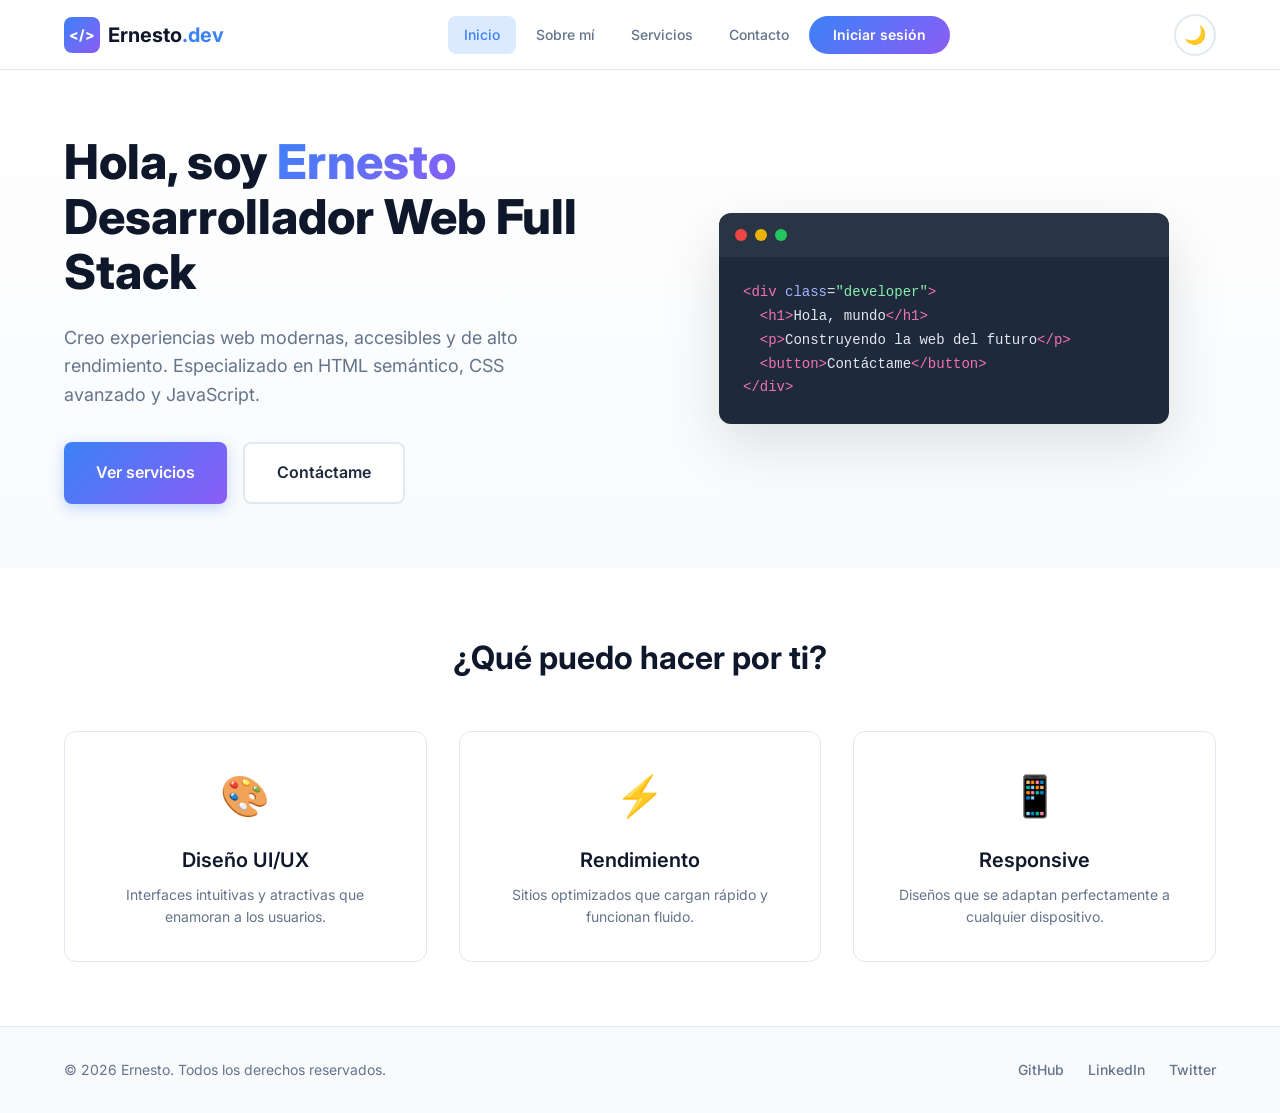
<file: index.html>
<!DOCTYPE html>
<html lang="es">
<head>
    <meta charset="UTF-8">
    <meta name="viewport" content="width=device-width, initial-scale=1.0">
    <meta name="description" content="Portafolio profesional de Ernesto - Desarrollador Web Full Stack especializado en HTML, CSS, JavaScript y tecnologías modernas.">
    <meta name="keywords" content="desarrollo web, portafolio, HTML, CSS, JavaScript, programación, full stack">
    <meta name="author" content="Ernesto">
    <meta name="robots" content="index, follow">
    <meta property="og:title" content="Ernesto | Desarrollador Web Full Stack">
    <meta property="og:description" content="Portafolio profesional - Soluciones web modernas y creativas">
    <meta property="og:type" content="website">
    <title>Inicio | Ernesto - Desarrollador Web Full Stack</title>
    <link rel="stylesheet" href="estilos.css">
    <link rel="preconnect" href="https://fonts.googleapis.com">
    <link rel="preconnect" href="https://fonts.gstatic.com" crossorigin>
    <link href="https://fonts.googleapis.com/css2?family=Inter:wght@300;400;500;600;700;800&display=swap" rel="stylesheet">
</head>
<body>
    <header class="header">
        <div class="container header-content">
            <a href="index.html" class="logo">
                <span class="logo-icon">&lt;/&gt;</span>
                <span class="logo-text">Ernesto<span class="logo-accent">.dev</span></span>
            </a>
            <nav class="nav">
                <ul class="nav-list">
                    <li><a href="index.html" class="nav-link active">Inicio</a></li>
                    <li><a href="about.html" class="nav-link">Sobre mí</a></li>
                    <li><a href="services.html" class="nav-link">Servicios</a></li>
                    <li><a href="contact.html" class="nav-link">Contacto</a></li>
                    <li><a href="login.html" class="nav-link nav-cta">Iniciar sesión</a></li>
                </ul>
            </nav>
            <button class="theme-toggle" id="themeToggle" aria-label="Cambiar tema">
                <span class="theme-icon">🌙</span>
            </button>
        </div>
    </header>

    <main class="main">
        <!-- Hero Section -->
        <section class="hero">
            <div class="container">
                <div class="hero-content">
                    <h1 class="hero-title animate-fade-in">
                        Hola, soy <span class="text-gradient">Ernesto</span><br>
                        Desarrollador Web Full Stack
                    </h1>
                    <p class="hero-subtitle animate-slide-up">
                        Creo experiencias web modernas, accesibles y de alto rendimiento.
                        Especializado en HTML semántico, CSS avanzado y JavaScript.
                    </p>
                    <div class="hero-actions animate-slide-up-delay">
                        <a href="services.html" class="btn btn-primary">Ver servicios</a>
                        <a href="contact.html" class="btn btn-secondary">Contáctame</a>
                    </div>
                </div>
                <div class="hero-visual animate-fade-in-delay">
                    <div class="code-window">
                        <div class="code-header">
                            <span class="code-dot red"></span>
                            <span class="code-dot yellow"></span>
                            <span class="code-dot green"></span>
                        </div>
                        <pre class="code-body"><code><span class="code-tag">&lt;div</span> <span class="code-attr">class</span>=<span class="code-string">"developer"</span><span class="code-tag">&gt;</span>
  <span class="code-tag">&lt;h1&gt;</span>Hola, mundo<span class="code-tag">&lt;/h1&gt;</span>
  <span class="code-tag">&lt;p&gt;</span>Construyendo la web del futuro<span class="code-tag">&lt;/p&gt;</span>
  <span class="code-tag">&lt;button&gt;</span>Contáctame<span class="code-tag">&lt;/button&gt;</span>
<span class="code-tag">&lt;/div&gt;</span></code></pre>
                    </div>
                </div>
            </div>
        </section>

        <!-- Features Section -->
        <section class="features">
            <div class="container">
                <h2 class="section-title">¿Qué puedo hacer por ti?</h2>
                <div class="features-grid">
                    <article class="feature-card">
                        <div class="feature-icon">🎨</div>
                        <h3 class="feature-title">Diseño UI/UX</h3>
                        <p class="feature-desc">Interfaces intuitivas y atractivas que enamoran a los usuarios.</p>
                    </article>
                    <article class="feature-card">
                        <div class="feature-icon">⚡</div>
                        <h3 class="feature-title">Rendimiento</h3>
                        <p class="feature-desc">Sitios optimizados que cargan rápido y funcionan fluido.</p>
                    </article>
                    <article class="feature-card">
                        <div class="feature-icon">📱</div>
                        <h3 class="feature-title">Responsive</h3>
                        <p class="feature-desc">Diseños que se adaptan perfectamente a cualquier dispositivo.</p>
                    </article>
                </div>
            </div>
        </section>
    </main>

    <footer class="footer">
        <div class="container">
            <div class="footer-content">
                <p class="footer-copy">&copy; 2026 Ernesto. Todos los derechos reservados.</p>
                <div class="footer-social">
                    <a href="#" aria-label="GitHub" class="social-link">GitHub</a>
                    <a href="#" aria-label="LinkedIn" class="social-link">LinkedIn</a>
                    <a href="#" aria-label="Twitter" class="social-link">Twitter</a>
                </div>
            </div>
        </div>
    </footer>

    <script src="script.js"></script>
</body>
</html>
</file>
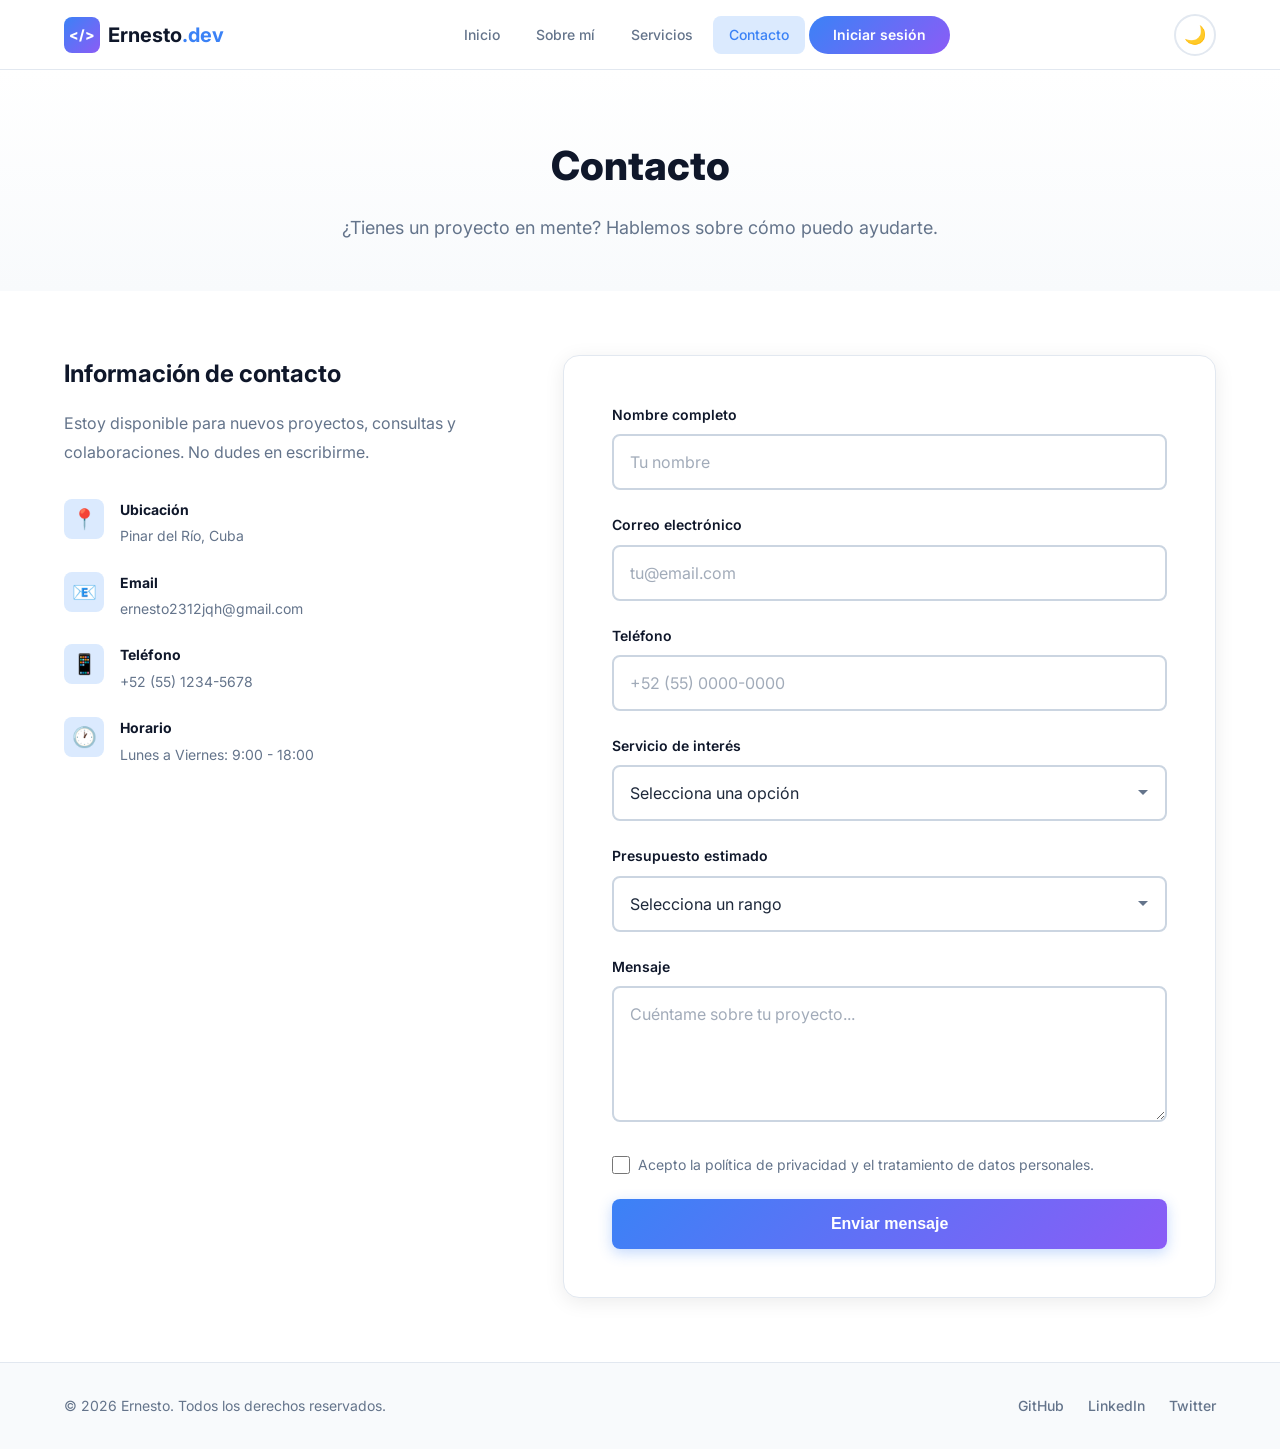
<file: contact.html>
<!DOCTYPE html>
<html lang="es">
<head>
    <meta charset="UTF-8">
    <meta name="viewport" content="width=device-width, initial-scale=1.0">
    <meta name="description" content="Contacta a Ernesto para proyectos de desarrollo web. Formulario de contacto, ubicación y datos de comunicación.">
    <meta name="keywords" content="contacto, formulario, desarrollo web, presupuesto, consulta">
    <meta name="author" content="Ernesto">
    <meta name="robots" content="index, follow">
    <meta property="og:title" content="Contacto | Ernesto - Desarrollador Web">
    <meta property="og:description" content="Ponte en contacto para tu próximo proyecto web.">
    <meta property="og:type" content="website">
    <title>Contacto | Ernesto - Desarrollador Web Full Stack</title>
    <link rel="stylesheet" href="estilos.css">
    <link rel="preconnect" href="https://fonts.googleapis.com">
    <link rel="preconnect" href="https://fonts.gstatic.com" crossorigin>
    <link href="https://fonts.googleapis.com/css2?family=Inter:wght@300;400;500;600;700;800&display=swap" rel="stylesheet">
</head>
<body>
    <header class="header">
        <div class="container header-content">
            <a href="index.html" class="logo">
                <span class="logo-icon">&lt;/&gt;</span>
                <span class="logo-text">Ernesto<span class="logo-accent">.dev</span></span>
            </a>
            <nav class="nav">
                <ul class="nav-list">
                    <li><a href="index.html" class="nav-link">Inicio</a></li>
                    <li><a href="about.html" class="nav-link">Sobre mí</a></li>
                    <li><a href="services.html" class="nav-link">Servicios</a></li>
                    <li><a href="contact.html" class="nav-link active">Contacto</a></li>
                    <li><a href="login.html" class="nav-link nav-cta">Iniciar sesión</a></li>
                </ul>
            </nav>
            <button class="theme-toggle" id="themeToggle" aria-label="Cambiar tema">
                <span class="theme-icon">🌙</span>
            </button>
        </div>
    </header>

    <main class="main">
        <section class="page-hero">
            <div class="container">
                <h1 class="page-title">Contacto</h1>
                <p class="page-subtitle">¿Tienes un proyecto en mente? Hablemos sobre cómo puedo ayudarte.</p>
            </div>
        </section>

        <section class="contact-section">
            <div class="container">
                <div class="contact-grid">
                    <div class="contact-info">
                        <h2 class="contact-info-title">Información de contacto</h2>
                        <p class="contact-info-text">Estoy disponible para nuevos proyectos, consultas y colaboraciones. No dudes en escribirme.</p>

                        <div class="contact-detail">
                            <span class="contact-icon">📍</span>
                            <div>
                                <strong>Ubicación</strong>
                                <p>Pinar del Río, Cuba</p>
                            </div>
                        </div>
                        <div class="contact-detail">
                            <span class="contact-icon">📧</span>
                            <div>
                                <strong>Email</strong>
                                <p>ernesto2312jqh@gmail.com</p>
                            </div>
                        </div>
                        <div class="contact-detail">
                            <span class="contact-icon">📱</span>
                            <div>
                                <strong>Teléfono</strong>
                                <p>+52 (55) 1234-5678</p>
                            </div>
                        </div>
                        <div class="contact-detail">
                            <span class="contact-icon">🕐</span>
                            <div>
                                <strong>Horario</strong>
                                <p>Lunes a Viernes: 9:00 - 18:00</p>
                            </div>
                        </div>
                    </div>

                    <div class="contact-form-wrapper">
                        <form class="contact-form" action="#" method="POST" novalidate>
                            <div class="form-group">
                                <label for="nombre" class="form-label">Nombre completo</label>
                                <input type="text" id="nombre" name="nombre" class="form-input" placeholder="Tu nombre" required minlength="2" maxlength="100">
                            </div>

                            <div class="form-group">
                                <label for="email" class="form-label">Correo electrónico</label>
                                <input type="email" id="email" name="email" class="form-input" placeholder="tu@email.com" required>
                            </div>

                            <div class="form-group">
                                <label for="telefono" class="form-label">Teléfono</label>
                                <input type="tel" id="telefono" name="telefono" class="form-input" placeholder="+52 (55) 0000-0000" pattern="[+0-9\s()-]{8,20}">
                            </div>

                            <div class="form-group">
                                <label for="servicio" class="form-label">Servicio de interés</label>
                                <select id="servicio" name="servicio" class="form-input form-select" required>
                                    <option value="">Selecciona una opción</option>
                                    <option value="sitio-estatico">Sitio web estático</option>
                                    <option value="aplicacion-web">Aplicación web</option>
                                    <option value="ecommerce">E-Commerce</option>
                                    <option value="diseno-uiux">Diseño UI/UX</option>
                                    <option value="mantenimiento">Mantenimiento web</option>
                                    <option value="seo">SEO & Analítica</option>
                                    <option value="otro">Otro</option>
                                </select>
                            </div>

                            <div class="form-group">
                                <label for="presupuesto" class="form-label">Presupuesto estimado</label>
                                <select id="presupuesto" name="presupuesto" class="form-input form-select">
                                    <option value="">Selecciona un rango</option>
                                    <option value="bajo">Menos de $500</option>
                                    <option value="medio">$500 - $1,000</option>
                                    <option value="alto">$1,000 - $5,000</option>
                                    <option value="muy-alto">Más de $5,000</option>
                                </select>
                            </div>

                            <div class="form-group">
                                <label for="mensaje" class="form-label">Mensaje</label>
                                <textarea id="mensaje" name="mensaje" class="form-input form-textarea" placeholder="Cuéntame sobre tu proyecto..." required minlength="10" maxlength="1000" rows="5"></textarea>
                            </div>

                            <div class="form-group form-checkbox-group">
                                <input type="checkbox" id="terminos" name="terminos" class="form-checkbox" required>
                                <label for="terminos" class="form-checkbox-label">Acepto la política de privacidad y el tratamiento de datos personales.</label>
                            </div>

                            <button type="submit" class="btn btn-primary btn-full">Enviar mensaje</button>
                        </form>
                    </div>
                </div>
            </div>
        </section>
    </main>

    <footer class="footer">
        <div class="container">
            <div class="footer-content">
                <p class="footer-copy">&copy; 2026 Ernesto. Todos los derechos reservados.</p>
                <div class="footer-social">
                    <a href="#" aria-label="GitHub" class="social-link">GitHub</a>
                    <a href="#" aria-label="LinkedIn" class="social-link">LinkedIn</a>
                    <a href="#" aria-label="Twitter" class="social-link">Twitter</a>
                </div>
            </div>
        </div>
    </footer>

    <script src="script.js"></script>
</body>
</html>
</file>
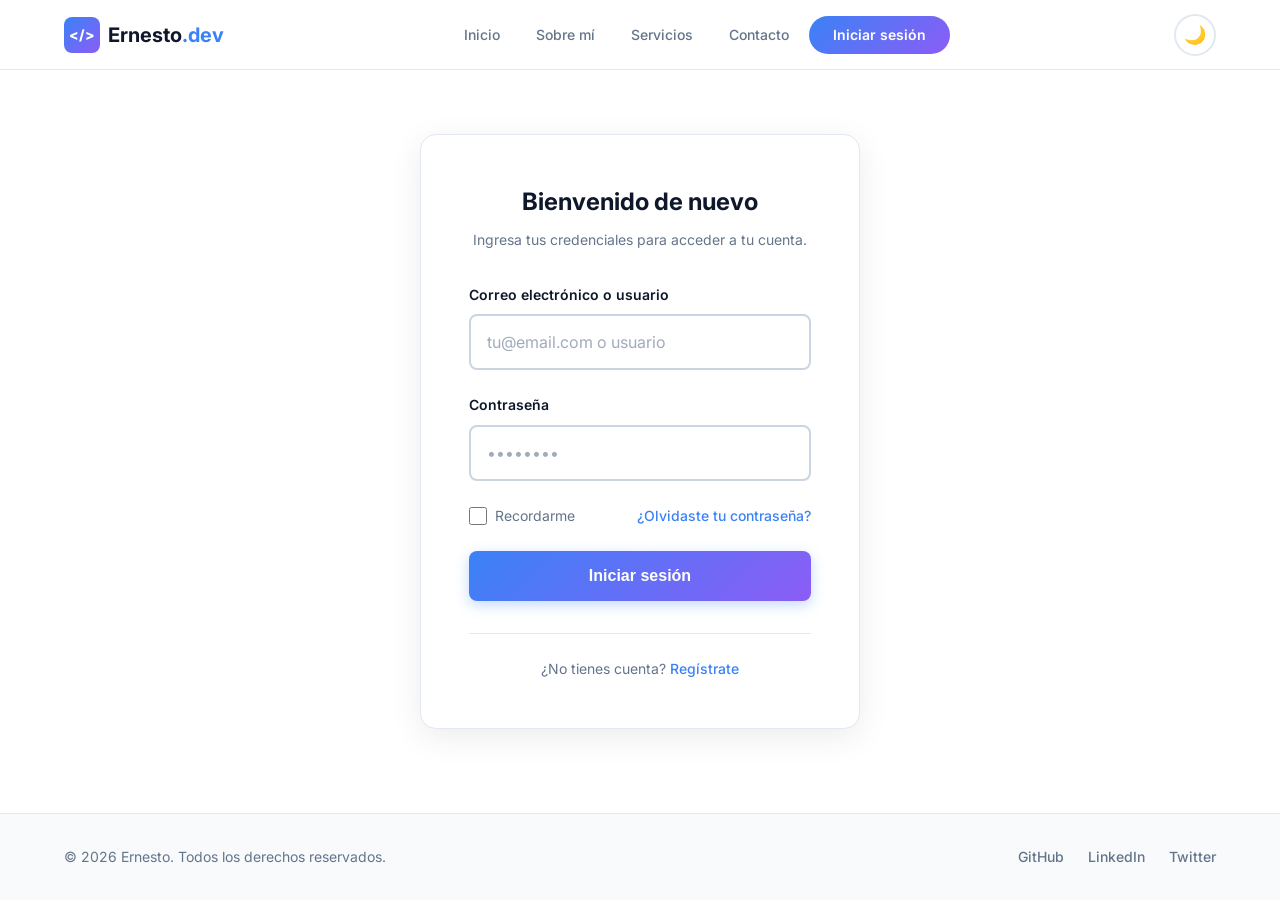
<file: login.html>
<!DOCTYPE html>
<html lang="es">
<head>
    <meta charset="UTF-8">
    <meta name="viewport" content="width=device-width, initial-scale=1.0">
    <meta name="description" content="Inicia sesión en tu cuenta de Ernesto.dev para gestionar tus proyectos web.">
    <meta name="keywords" content="iniciar sesión, login, cuenta, acceso, desarrollo web">
    <meta name="author" content="Ernesto">
    <meta name="robots" content="noindex, nofollow">
    <meta property="og:title" content="Iniciar sesión | Ernesto.dev">
    <meta property="og:description" content="Accede a tu cuenta para gestionar tus proyectos.">
    <meta property="og:type" content="website">
    <title>Iniciar sesión | Ernesto.dev</title>
    <link rel="stylesheet" href="estilos.css">
    <link rel="preconnect" href="https://fonts.googleapis.com">
    <link rel="preconnect" href="https://fonts.gstatic.com" crossorigin>
    <link href="https://fonts.googleapis.com/css2?family=Inter:wght@300;400;500;600;700;800&display=swap" rel="stylesheet">
</head>
<body>
    <header class="header">
        <div class="container header-content">
            <a href="index.html" class="logo">
                <span class="logo-icon">&lt;/&gt;</span>
                <span class="logo-text">Ernesto<span class="logo-accent">.dev</span></span>
            </a>
            <nav class="nav">
                <ul class="nav-list">
                    <li><a href="index.html" class="nav-link">Inicio</a></li>
                    <li><a href="about.html" class="nav-link">Sobre mí</a></li>
                    <li><a href="services.html" class="nav-link">Servicios</a></li>
                    <li><a href="contact.html" class="nav-link">Contacto</a></li>
                    <li><a href="login.html" class="nav-link nav-cta active">Iniciar sesión</a></li>
                </ul>
            </nav>
            <button class="theme-toggle" id="themeToggle" aria-label="Cambiar tema">
                <span class="theme-icon">🌙</span>
            </button>
        </div>
    </header>

    <main class="main">
        <section class="login-section">
            <div class="container">
                <div class="login-card">
                    <div class="login-header">
                        <h1 class="login-title">Bienvenido de nuevo</h1>
                        <p class="login-subtitle">Ingresa tus credenciales para acceder a tu cuenta.</p>
                    </div>

                    <form class="login-form" action="#" method="POST" novalidate>
                        <div class="form-group">
                            <label for="login-email" class="form-label">Correo electrónico o usuario</label>
                            <input type="text" id="login-email" name="login-email" class="form-input" placeholder="tu@email.com o usuario" required minlength="3" maxlength="100" autocomplete="username">
                        </div>

                        <div class="form-group">
                            <label for="login-password" class="form-label">Contraseña</label>
                            <input type="password" id="login-password" name="login-password" class="form-input" placeholder="••••••••" required minlength="6" maxlength="50" autocomplete="current-password">
                        </div>

                        <div class="form-options">
                            <div class="form-checkbox-group">
                                <input type="checkbox" id="recordarme" name="recordarme" class="form-checkbox">
                                <label for="recordarme" class="form-checkbox-label">Recordarme</label>
                            </div>
                            <a href="#" class="form-link">¿Olvidaste tu contraseña?</a>
                        </div>

                        <button type="submit" class="btn btn-primary btn-full">Iniciar sesión</button>
                    </form>

                    <div class="login-footer">
                        <p class="login-footer-text">¿No tienes cuenta? <a href="contact.html" class="form-link">Regístrate</a></p>
                    </div>
                </div>
            </div>
        </section>
    </main>

    <footer class="footer">
        <div class="container">
            <div class="footer-content">
                <p class="footer-copy">&copy; 2026 Ernesto. Todos los derechos reservados.</p>
                <div class="footer-social">
                    <a href="#" aria-label="GitHub" class="social-link">GitHub</a>
                    <a href="#" aria-label="LinkedIn" class="social-link">LinkedIn</a>
                    <a href="#" aria-label="Twitter" class="social-link">Twitter</a>
                </div>
            </div>
        </div>
    </footer>

    <script src="script.js"></script>
</body>
</html>
</file>
<file: estilos.css>
/* ============================================
   ESTILOS GLOBALES - Ernesto.dev
   ============================================ */

/* --- Variables CSS (Tema claro/oscuro) --- */
:root {
    /* Colores - Tema claro */
    --color-bg: #ffffff;
    --color-bg-alt: #f8fafc;
    --color-bg-card: #ffffff;
    --color-text: #1e293b;
    --color-text-muted: #64748b;
    --color-text-heading: #0f172a;
    --color-primary: #3b82f6;
    --color-primary-hover: #2563eb;
    --color-primary-light: #dbeafe;
    --color-secondary: #8b5cf6;
    --color-accent: #06b6d4;
    --color-border: #e2e8f0;
    --color-shadow: rgba(0, 0, 0, 0.08);
    --color-shadow-lg: rgba(0, 0, 0, 0.12);
    --color-nav-bg: rgba(255, 255, 255, 0.95);
    --color-input-bg: #ffffff;
    --color-input-border: #cbd5e1;
    --color-success: #10b981;
    --color-error: #ef4444;
    --color-code-bg: #1e293b;
    --color-code-text: #e2e8f0;

    /* Espaciado */
    --spacing-xs: 0.25rem;
    --spacing-sm: 0.5rem;
    --spacing-md: 1rem;
    --spacing-lg: 1.5rem;
    --spacing-xl: 2rem;
    --spacing-2xl: 3rem;
    --spacing-3xl: 4rem;

    /* Tipografía */
    --font-family: 'Inter', -apple-system, BlinkMacSystemFont, 'Segoe UI', Roboto, sans-serif;
    --font-size-xs: 0.75rem;
    --font-size-sm: 0.875rem;
    --font-size-base: 1rem;
    --font-size-md: 1.125rem;
    --font-size-lg: 1.25rem;
    --font-size-xl: 1.5rem;
    --font-size-2xl: 2rem;
    --font-size-3xl: 2.5rem;
    --font-size-4xl: 3rem;

    /* Bordes */
    --radius-sm: 0.375rem;
    --radius-md: 0.5rem;
    --radius-lg: 0.75rem;
    --radius-xl: 1rem;
    --radius-full: 9999px;

    /* Transiciones */
    --transition-fast: 150ms ease;
    --transition-base: 250ms ease;
    --transition-slow: 350ms ease;

    /* Layout */
    --container-max: 1200px;
    --header-height: 70px;
}

/* Tema oscuro */
[data-theme="dark"] {
    --color-bg: #0f172a;
    --color-bg-alt: #1e293b;
    --color-bg-card: #1e293b;
    --color-text: #e2e8f0;
    --color-text-muted: #94a3b8;
    --color-text-heading: #f1f5f9;
    --color-primary: #60a5fa;
    --color-primary-hover: #3b82f6;
    --color-primary-light: #1e3a5f;
    --color-secondary: #a78bfa;
    --color-accent: #22d3ee;
    --color-border: #334155;
    --color-shadow: rgba(0, 0, 0, 0.3);
    --color-shadow-lg: rgba(0, 0, 0, 0.4);
    --color-nav-bg: rgba(15, 23, 42, 0.95);
    --color-input-bg: #1e293b;
    --color-input-border: #475569;
    --color-code-bg: #0f172a;
    --color-code-text: #e2e8f0;
}

/* --- Reset y base --- */
*, *::before, *::after {
    box-sizing: border-box;
    margin: 0;
    padding: 0;
}

html {
    scroll-behavior: smooth;
    font-size: 16px;
}

body {
    font-family: var(--font-family);
    font-size: var(--font-size-base);
    line-height: 1.6;
    color: var(--color-text);
    background-color: var(--color-bg);
    transition: background-color var(--transition-base), color var(--transition-base);
    min-height: 100vh;
    display: flex;
    flex-direction: column;
}

img {
    max-width: 100%;
    height: auto;
    display: block;
}

a {
    color: var(--color-primary);
    text-decoration: none;
    transition: color var(--transition-fast);
}

a:hover {
    color: var(--color-primary-hover);
}

ul, ol {
    list-style: none;
}

/* --- Layout --- */
.container {
    width: 100%;
    max-width: var(--container-max);
    margin: 0 auto;
    padding: 0 var(--spacing-lg);
}

.main {
    flex: 1;
}

/* --- Header y Navegación (Flexbox) --- */
.header {
    position: sticky;
    top: 0;
    z-index: 100;
    background-color: var(--color-nav-bg);
    backdrop-filter: blur(10px);
    border-bottom: 1px solid var(--color-border);
    height: var(--header-height);
    transition: background-color var(--transition-base);
}

.header-content {
    display: flex;
    align-items: center;
    justify-content: space-between;
    height: var(--header-height);
    gap: var(--spacing-lg);
}

.logo {
    display: flex;
    align-items: center;
    gap: var(--spacing-sm);
    font-size: var(--font-size-lg);
    font-weight: 700;
    color: var(--color-text-heading);
    flex-shrink: 0;
}

.logo:hover {
    color: var(--color-text-heading);
}

.logo-icon {
    display: flex;
    align-items: center;
    justify-content: center;
    width: 36px;
    height: 36px;
    background: linear-gradient(135deg, var(--color-primary), var(--color-secondary));
    color: white;
    border-radius: var(--radius-md);
    font-size: var(--font-size-sm);
    font-weight: 800;
}

.logo-accent {
    color: var(--color-primary);
}

.nav {
    flex: 1;
    display: flex;
    justify-content: center;
}

.nav-list {
    display: flex;
    align-items: center;
    gap: var(--spacing-xs);
}

.nav-link {
    display: block;
    padding: var(--spacing-sm) var(--spacing-md);
    color: var(--color-text-muted);
    font-weight: 500;
    font-size: var(--font-size-sm);
    border-radius: var(--radius-md);
    transition: all var(--transition-fast);
    white-space: nowrap;
}

.nav-link:hover {
    color: var(--color-text-heading);
    background-color: var(--color-bg-alt);
}

.nav-link.active {
    color: var(--color-primary);
    background-color: var(--color-primary-light);
}

.nav-cta {
    background: linear-gradient(135deg, var(--color-primary), var(--color-secondary));
    color: white !important;
    padding: var(--spacing-sm) var(--spacing-lg);
    border-radius: var(--radius-full);
    font-weight: 600;
}

.nav-cta:hover {
    opacity: 0.9;
    transform: translateY(-1px);
}

/* --- Theme Toggle --- */
.theme-toggle {
    background: none;
    border: 2px solid var(--color-border);
    border-radius: var(--radius-full);
    width: 42px;
    height: 42px;
    display: flex;
    align-items: center;
    justify-content: center;
    cursor: pointer;
    font-size: var(--font-size-md);
    transition: all var(--transition-fast);
    flex-shrink: 0;
}

.theme-toggle:hover {
    border-color: var(--color-primary);
    transform: scale(1.05);
}

/* --- Hero Section (Vista 1) --- */
.hero {
    padding: var(--spacing-3xl) 0;
    background: linear-gradient(180deg, var(--color-bg) 0%, var(--color-bg-alt) 100%);
}

.hero .container {
    display: grid;
    grid-template-columns: 1fr 1fr;
    gap: var(--spacing-3xl);
    align-items: center;
}

.hero-title {
    font-size: var(--font-size-4xl);
    font-weight: 800;
    line-height: 1.15;
    color: var(--color-text-heading);
    margin-bottom: var(--spacing-lg);
}

.text-gradient {
    background: linear-gradient(135deg, var(--color-primary), var(--color-secondary));
    -webkit-background-clip: text;
    -webkit-text-fill-color: transparent;
    background-clip: text;
}

.hero-subtitle {
    font-size: var(--font-size-md);
    color: var(--color-text-muted);
    margin-bottom: var(--spacing-xl);
    max-width: 500px;
}

.hero-actions {
    display: flex;
    gap: var(--spacing-md);
    flex-wrap: wrap;
}

/* --- Animaciones de entrada --- */
@keyframes fadeIn {
    from { opacity: 0; }
    to { opacity: 1; }
}

@keyframes slideUp {
    from {
        opacity: 0;
        transform: translateY(30px);
    }
    to {
        opacity: 1;
        transform: translateY(0);
    }
}

@keyframes slideInLeft {
    from {
        opacity: 0;
        transform: translateX(-30px);
    }
    to {
        opacity: 1;
        transform: translateX(0);
    }
}

.animate-fade-in {
    animation: fadeIn 0.8s ease forwards;
}

.animate-slide-up {
    animation: slideUp 0.8s ease forwards;
}

.animate-slide-up-delay {
    animation: slideUp 0.8s ease 0.2s forwards;
    opacity: 0;
}

.animate-fade-in-delay {
    animation: fadeIn 0.8s ease 0.3s forwards;
    opacity: 0;
}

/* --- Code Window --- */
.hero-visual {
    display: flex;
    justify-content: center;
}

.code-window {
    background: var(--color-code-bg);
    border-radius: var(--radius-lg);
    overflow: hidden;
    box-shadow: 0 20px 60px var(--color-shadow-lg);
    width: 100%;
    max-width: 450px;
}

.code-header {
    display: flex;
    gap: var(--spacing-sm);
    padding: var(--spacing-md);
    background: rgba(255, 255, 255, 0.05);
}

.code-dot {
    width: 12px;
    height: 12px;
    border-radius: 50%;
}

.code-dot.red { background: #ef4444; }
.code-dot.yellow { background: #eab308; }
.code-dot.green { background: #22c55e; }

.code-body {
    padding: var(--spacing-lg);
    font-family: 'Fira Code', 'Consolas', monospace;
    font-size: var(--font-size-sm);
    line-height: 1.7;
    color: var(--color-code-text);
    overflow-x: auto;
}

.code-tag { color: #f472b6; }
.code-attr { color: #a5b4fc; }
.code-string { color: #86efac; }

/* --- Botones --- */
.btn {
    display: inline-flex;
    align-items: center;
    justify-content: center;
    padding: var(--spacing-md) var(--spacing-xl);
    font-size: var(--font-size-base);
    font-weight: 600;
    border-radius: var(--radius-md);
    border: none;
    cursor: pointer;
    transition: all var(--transition-fast);
    text-decoration: none;
}

.btn-primary {
    background: linear-gradient(135deg, var(--color-primary), var(--color-secondary));
    color: white;
    box-shadow: 0 4px 14px rgba(59, 130, 246, 0.3);
}

.btn-primary:hover {
    transform: translateY(-2px);
    box-shadow: 0 6px 20px rgba(59, 130, 246, 0.4);
    color: white;
}

.btn-secondary {
    background: var(--color-bg-card);
    color: var(--color-text);
    border: 2px solid var(--color-border);
}

.btn-secondary:hover {
    border-color: var(--color-primary);
    color: var(--color-primary);
    transform: translateY(-2px);
}

.btn-full {
    width: 100%;
}

/* --- Features Section --- */
.features {
    padding: var(--spacing-3xl) 0;
}

.section-title {
    font-size: var(--font-size-2xl);
    font-weight: 700;
    text-align: center;
    color: var(--color-text-heading);
    margin-bottom: var(--spacing-2xl);
}

.features-grid {
    display: grid;
    grid-template-columns: repeat(3, 1fr);
    gap: var(--spacing-xl);
}

.feature-card {
    background: var(--color-bg-card);
    border: 1px solid var(--color-border);
    border-radius: var(--radius-lg);
    padding: var(--spacing-xl);
    text-align: center;
    transition: all var(--transition-base);
}

.feature-card:hover {
    transform: translateY(-4px);
    box-shadow: 0 12px 40px var(--color-shadow);
    border-color: var(--color-primary);
}

.feature-icon {
    font-size: 2.5rem;
    margin-bottom: var(--spacing-md);
}

.feature-title {
    font-size: var(--font-size-lg);
    font-weight: 600;
    color: var(--color-text-heading);
    margin-bottom: var(--spacing-sm);
}

.feature-desc {
    color: var(--color-text-muted);
    font-size: var(--font-size-sm);
}

/* --- Page Hero (Vistas 2-5) --- */
.page-hero {
    padding: var(--spacing-3xl) 0 var(--spacing-2xl);
    text-align: center;
    background: linear-gradient(180deg, var(--color-bg) 0%, var(--color-bg-alt) 100%);
}

.page-title {
    font-size: var(--font-size-3xl);
    font-weight: 800;
    color: var(--color-text-heading);
    margin-bottom: var(--spacing-md);
}

.page-subtitle {
    font-size: var(--font-size-md);
    color: var(--color-text-muted);
    max-width: 600px;
    margin: 0 auto;
}

/* --- About Section (Vista 2) --- */
.about-section {
    padding: var(--spacing-3xl) 0;
}

.about-grid {
    display: grid;
    grid-template-columns: 1fr 1.5fr;
    gap: var(--spacing-3xl);
    align-items: start;
}

.about-image {
    position: sticky;
    top: calc(var(--header-height) + var(--spacing-xl));
}

.about-photo {
    border-radius: var(--radius-xl);
    box-shadow: 0 20px 60px var(--color-shadow-lg);
    width: 100%;
    aspect-ratio: 5/6;
    object-fit: cover;
}

.about-title {
    font-size: var(--font-size-2xl);
    font-weight: 700;
    color: var(--color-text-heading);
    margin-bottom: var(--spacing-lg);
}

.about-subtitle {
    font-size: var(--font-size-lg);
    font-weight: 600;
    color: var(--color-text-heading);
    margin-top: var(--spacing-xl);
    margin-bottom: var(--spacing-md);
}

.about-text {
    color: var(--color-text-muted);
    margin-bottom: var(--spacing-md);
    line-height: 1.8;
}

.about-list {
    display: flex;
    flex-direction: column;
    gap: var(--spacing-sm);
}

.about-list li {
    padding-left: var(--spacing-lg);
    position: relative;
    color: var(--color-text-muted);
    line-height: 1.7;
}

.about-list li::before {
    content: "▸";
    position: absolute;
    left: 0;
    color: var(--color-primary);
    font-weight: bold;
}

/* --- Skills Section --- */
.skills-section {
    padding: var(--spacing-3xl) 0;
    background: var(--color-bg-alt);
}

.skills-grid {
    display: grid;
    grid-template-columns: repeat(3, 1fr);
    gap: var(--spacing-xl);
}

.skill-category {
    background: var(--color-bg-card);
    border: 1px solid var(--color-border);
    border-radius: var(--radius-lg);
    padding: var(--spacing-xl);
}

.skill-title {
    font-size: var(--font-size-lg);
    font-weight: 600;
    color: var(--color-text-heading);
    margin-bottom: var(--spacing-md);
    padding-bottom: var(--spacing-sm);
    border-bottom: 2px solid var(--color-primary);
}

.skill-list li {
    padding: var(--spacing-sm) 0;
    color: var(--color-text-muted);
    font-size: var(--font-size-sm);
    border-bottom: 1px solid var(--color-border);
}

.skill-list li:last-child {
    border-bottom: none;
}

/* --- Services Section (Vista 3) --- */
.services-section {
    padding: var(--spacing-3xl) 0;
}

.services-grid {
    display: grid;
    grid-template-columns: repeat(3, 1fr);
    gap: var(--spacing-xl);
}

.service-card {
    background: var(--color-bg-card);
    border: 1px solid var(--color-border);
    border-radius: var(--radius-lg);
    overflow: hidden;
    transition: all var(--transition-base);
}

.service-card:hover {
    transform: translateY(-6px);
    box-shadow: 0 16px 48px var(--color-shadow-lg);
    border-color: var(--color-primary);
}

.service-image {
    width: 100%;
    height: 200px;
    overflow: hidden;
}

.service-image img {
    width: 100%;
    height: 100%;
    object-fit: cover;
    transition: transform var(--transition-slow);
}

.service-card:hover .service-image img {
    transform: scale(1.05);
}

.service-content {
    padding: var(--spacing-lg);
}

.service-title {
    font-size: var(--font-size-lg);
    font-weight: 600;
    color: var(--color-text-heading);
    margin-bottom: var(--spacing-sm);
}

.service-desc {
    color: var(--color-text-muted);
    font-size: var(--font-size-sm);
    margin-bottom: var(--spacing-md);
    line-height: 1.7;
}

.service-features {
    display: flex;
    flex-wrap: wrap;
    gap: var(--spacing-sm);
}

.service-features li {
    font-size: var(--font-size-xs);
    color: var(--color-primary);
    background: var(--color-primary-light);
    padding: var(--spacing-xs) var(--spacing-sm);
    border-radius: var(--radius-full);
    font-weight: 500;
}

/* --- Pricing Table --- */
.pricing-section {
    padding: var(--spacing-3xl) 0;
    background: var(--color-bg-alt);
}

.table-wrapper {
    overflow-x: auto;
    border-radius: var(--radius-lg);
    box-shadow: 0 4px 20px var(--color-shadow);
}

.pricing-table {
    width: 100%;
    border-collapse: collapse;
    background: var(--color-bg-card);
    min-width: 600px;
}

.pricing-table th,
.pricing-table td {
    padding: var(--spacing-md) var(--spacing-lg);
    text-align: left;
    border-bottom: 1px solid var(--color-border);
}

.pricing-table th {
    background: var(--color-bg-alt);
    font-weight: 600;
    color: var(--color-text-heading);
    font-size: var(--font-size-sm);
    text-transform: uppercase;
    letter-spacing: 0.05em;
}

.pricing-table td {
    color: var(--color-text-muted);
    font-size: var(--font-size-sm);
}

.pricing-table tr:last-child td {
    border-bottom: none;
}

.pricing-table tr:hover td {
    background: var(--color-bg-alt);
}

/* --- Contact Section (Vista 4) --- */
.contact-section {
    padding: var(--spacing-3xl) 0;
}

.contact-grid {
    display: grid;
    grid-template-columns: 1fr 1.5fr;
    gap: var(--spacing-3xl);
    align-items: start;
}

.contact-info-title {
    font-size: var(--font-size-xl);
    font-weight: 700;
    color: var(--color-text-heading);
    margin-bottom: var(--spacing-md);
}

.contact-info-text {
    color: var(--color-text-muted);
    margin-bottom: var(--spacing-xl);
    line-height: 1.8;
}

.contact-detail {
    display: flex;
    align-items: flex-start;
    gap: var(--spacing-md);
    margin-bottom: var(--spacing-lg);
}

.contact-icon {
    font-size: var(--font-size-lg);
    flex-shrink: 0;
    width: 40px;
    height: 40px;
    display: flex;
    align-items: center;
    justify-content: center;
    background: var(--color-primary-light);
    border-radius: var(--radius-md);
}

.contact-detail strong {
    display: block;
    color: var(--color-text-heading);
    font-size: var(--font-size-sm);
    margin-bottom: var(--spacing-xs);
}

.contact-detail p {
    color: var(--color-text-muted);
    font-size: var(--font-size-sm);
}

/* --- Formularios --- */
.contact-form-wrapper {
    background: var(--color-bg-card);
    border: 1px solid var(--color-border);
    border-radius: var(--radius-xl);
    padding: var(--spacing-2xl);
    box-shadow: 0 4px 20px var(--color-shadow);
}

.form-group {
    margin-bottom: var(--spacing-lg);
}

.form-label {
    display: block;
    font-size: var(--font-size-sm);
    font-weight: 600;
    color: var(--color-text-heading);
    margin-bottom: var(--spacing-sm);
}

.form-input {
    width: 100%;
    padding: var(--spacing-md);
    font-size: var(--font-size-base);
    font-family: var(--font-family);
    color: var(--color-text);
    background: var(--color-input-bg);
    border: 2px solid var(--color-input-border);
    border-radius: var(--radius-md);
    transition: all var(--transition-fast);
    box-sizing: border-box;
}

.form-input:focus {
    outline: none;
    border-color: var(--color-primary);
    box-shadow: 0 0 0 3px var(--color-primary-light);
}

.form-input::placeholder {
    color: var(--color-text-muted);
    opacity: 0.6;
}

.form-select {
    appearance: none;
    background-image: url("data:image/svg+xml,%3Csvg xmlns='http://www.w3.org/2000/svg' width='12' height='12' viewBox='0 0 12 12'%3E%3Cpath fill='%2364748b' d='M6 8L1 3h10z'/%3E%3C/svg%3E");
    background-repeat: no-repeat;
    background-position: right var(--spacing-md) center;
    padding-right: var(--spacing-2xl);
    cursor: pointer;
}

.form-textarea {
    resize: vertical;
    min-height: 120px;
}

.form-checkbox-group {
    display: flex;
    align-items: flex-start;
    gap: var(--spacing-sm);
}

.form-checkbox {
    width: 18px;
    height: 18px;
    margin-top: 2px;
    accent-color: var(--color-primary);
    cursor: pointer;
    flex-shrink: 0;
}

.form-checkbox-label {
    font-size: var(--font-size-sm);
    color: var(--color-text-muted);
    cursor: pointer;
    line-height: 1.5;
}

.form-link {
    color: var(--color-primary);
    font-size: var(--font-size-sm);
    font-weight: 500;
}

.form-link:hover {
    text-decoration: underline;
}

/* --- Login Section (Vista 5) --- */
.login-section {
    padding: var(--spacing-3xl) 0;
    display: flex;
    align-items: center;
    justify-content: center;
    min-height: calc(100vh - var(--header-height) - 200px);
}

.login-section .container {
    display: flex;
    justify-content: center;
}

.login-card {
    background: var(--color-bg-card);
    border: 1px solid var(--color-border);
    border-radius: var(--radius-xl);
    padding: var(--spacing-2xl);
    width: 100%;
    max-width: 440px;
    box-shadow: 0 8px 32px var(--color-shadow);
}

.login-header {
    text-align: center;
    margin-bottom: var(--spacing-xl);
}

.login-title {
    font-size: var(--font-size-xl);
    font-weight: 700;
    color: var(--color-text-heading);
    margin-bottom: var(--spacing-sm);
}

.login-subtitle {
    color: var(--color-text-muted);
    font-size: var(--font-size-sm);
}

.form-options {
    display: flex;
    align-items: center;
    justify-content: space-between;
    margin-bottom: var(--spacing-lg);
    flex-wrap: wrap;
    gap: var(--spacing-sm);
}

.login-footer {
    text-align: center;
    margin-top: var(--spacing-xl);
    padding-top: var(--spacing-lg);
    border-top: 1px solid var(--color-border);
}

.login-footer-text {
    color: var(--color-text-muted);
    font-size: var(--font-size-sm);
}

/* --- Footer --- */
.footer {
    background: var(--color-bg-alt);
    border-top: 1px solid var(--color-border);
    padding: var(--spacing-xl) 0;
    margin-top: auto;
}

.footer-content {
    display: flex;
    align-items: center;
    justify-content: space-between;
    flex-wrap: wrap;
    gap: var(--spacing-md);
}

.footer-copy {
    color: var(--color-text-muted);
    font-size: var(--font-size-sm);
}

.footer-social {
    display: flex;
    gap: var(--spacing-lg);
}

.social-link {
    color: var(--color-text-muted);
    font-size: var(--font-size-sm);
    font-weight: 500;
    transition: color var(--transition-fast);
}

.social-link:hover {
    color: var(--color-primary);
}

/* --- Responsive Design --- */
@media (max-width: 1024px) {
    .hero .container {
        grid-template-columns: 1fr;
        text-align: center;
    }

    .hero-subtitle {
        margin-left: auto;
        margin-right: auto;
    }

    .hero-actions {
        justify-content: center;
    }

    .hero-visual {
        order: -1;
    }

    .code-window {
        max-width: 100%;
    }

    .features-grid {
        grid-template-columns: repeat(2, 1fr);
    }

    .services-grid {
        grid-template-columns: repeat(2, 1fr);
    }

    .about-grid {
        grid-template-columns: 1fr;
    }

    .about-image {
        position: static;
        max-width: 400px;
        margin: 0 auto;
    }

    .contact-grid {
        grid-template-columns: 1fr;
    }
}

@media (max-width: 768px) {
    :root {
        --header-height: 60px;
    }

    .header-content {
        flex-wrap: wrap;
        height: auto;
        padding: var(--spacing-sm) 0;
        gap: var(--spacing-sm);
    }

    .nav {
        order: 3;
        width: 100%;
    }

    .nav-list {
        flex-wrap: wrap;
        justify-content: center;
    }

    .nav-link {
        padding: var(--spacing-xs) var(--spacing-sm);
        font-size: var(--font-size-xs);
    }

    .hero {
        padding: var(--spacing-2xl) 0;
    }

    .hero-title {
        font-size: var(--font-size-2xl);
    }

    .features-grid {
        grid-template-columns: 1fr;
    }

    .services-grid {
        grid-template-columns: 1fr;
    }

    .skills-grid {
        grid-template-columns: 1fr;
    }

    .section-title {
        font-size: var(--font-size-xl);
    }

    .page-title {
        font-size: var(--font-size-2xl);
    }

    .contact-form-wrapper {
        padding: var(--spacing-lg);
    }

    .login-card {
        padding: var(--spacing-lg);
    }

    .footer-content {
        flex-direction: column;
        text-align: center;
    }
}

@media (max-width: 480px) {
    .container {
        padding: 0 var(--spacing-md);
    }

    .hero-title {
        font-size: var(--font-size-xl);
    }

    .hero-actions {
        flex-direction: column;
        width: 100%;
    }

    .btn {
        width: 100%;
    }

    .form-options {
        flex-direction: column;
        align-items: flex-start;
    }
}

/* --- Accesibilidad: Reducir movimiento --- */
@media (prefers-reduced-motion: reduce) {
    *,
    *::before,
    *::after {
        animation-duration: 0.01ms !important;
        animation-iteration-count: 1 !important;
        transition-duration: 0.01ms !important;
    }

    html {
        scroll-behavior: auto;
    }
}

/* --- Accesibilidad: Focus visible --- */
*:focus-visible {
    outline: 2px solid var(--color-primary);
    outline-offset: 2px;
}

/* --- Print styles --- */
@media print {
    .header,
    .footer,
    .theme-toggle,
    .hero-actions {
        display: none;
    }

    body {
        color: #000;
        background: #fff;
    }
}
</file>
